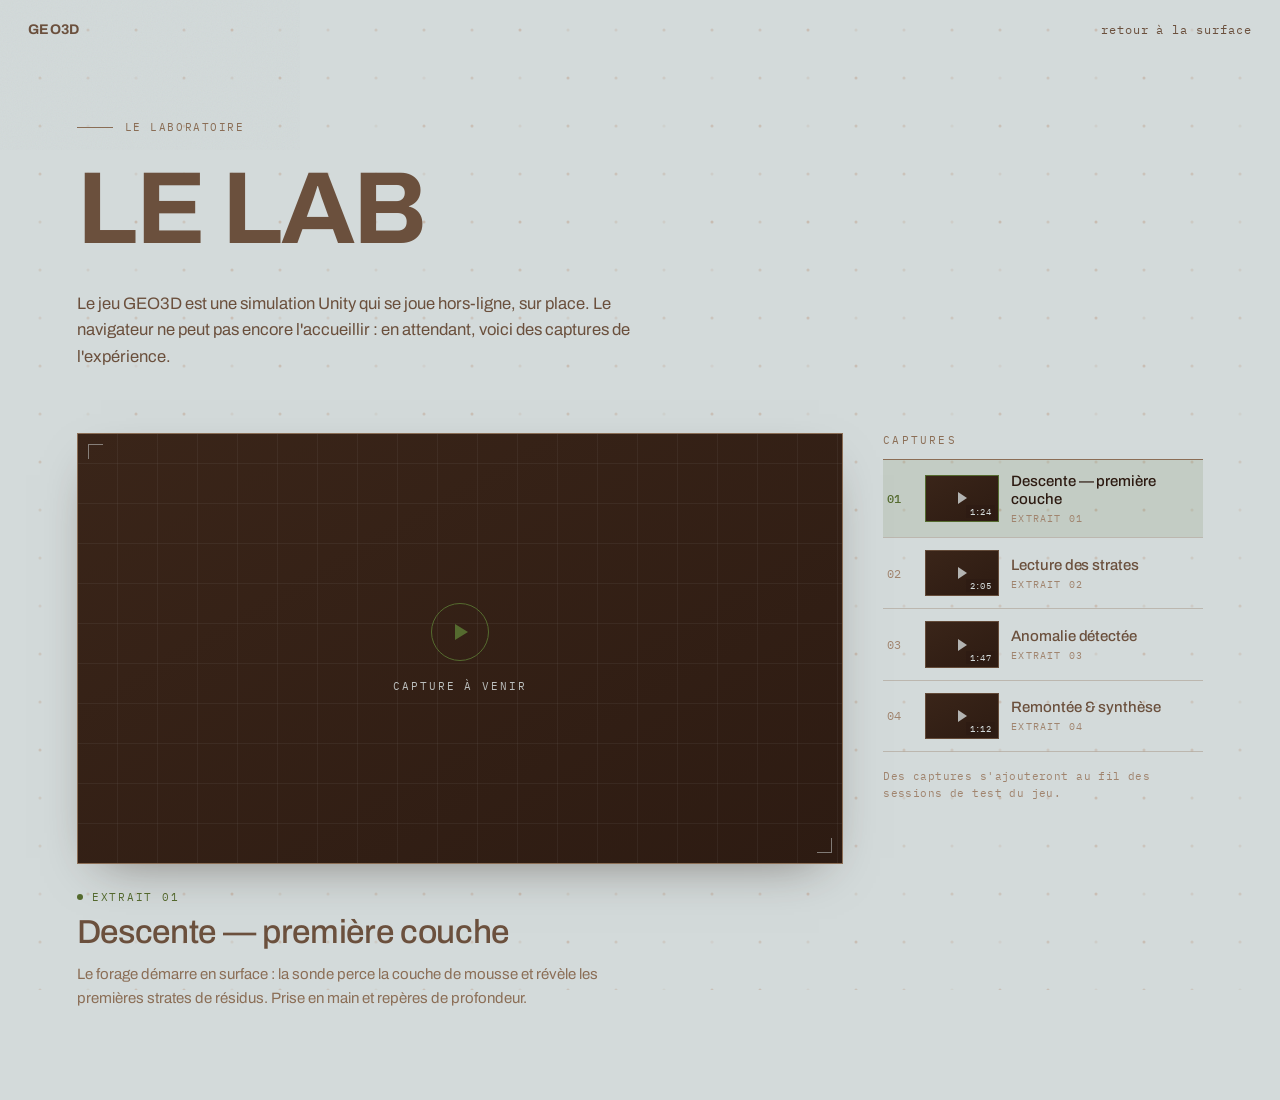
<file: jouer.html>
<!DOCTYPE html>
<html lang="fr">
<head>
<meta charset="UTF-8">
<meta name="viewport" content="width=device-width, initial-scale=1.0">
<title>GEO3D — Le lab</title>

<!-- ============================================================
     GEO3D — « Le lab ».
     Le jeu GEO3D (Unity) ne peut pas être hébergé sur le site : cette page le
     remplace par une galerie de captures vidéo de l'expérience. Même univers
     visuel que index.html / le-projet.html (papier, encre brune, accent mousse,
     Archivo + IBM Plex Mono, grille de points, grain).
     La liste des vidéos se configure dans assets/scripts/jouer-lab.js (CLIPS).
     ============================================================ -->

<link rel="preconnect" href="https://fonts.googleapis.com">
<link rel="preconnect" href="https://fonts.gstatic.com" crossorigin>
<link href="https://fonts.googleapis.com/css2?family=Archivo:wght@400;500;700&family=IBM+Plex+Mono:wght@400;500&display=swap" rel="stylesheet">

<!-- global.css (tokens partagés) -> jouer.css (propre à cette page) -->
<link rel="stylesheet" href="./assets/styles/global.css">
<link rel="stylesheet" href="./assets/styles/jouer.css">
</head>
<body>

<!-- Grain (repris de le-projet.html) -->
<svg class="grain" aria-hidden="true">
  <filter id="n"><feTurbulence type="fractalNoise" baseFrequency=".8" numOctaves="2"/></filter>
  <rect width="100%" height="100%" filter="url(#n)"/>
</svg>

<!-- HUD -->
<header class="hud">
  <a class="brand" href="./index.html">GEO3D</a>
  <div class="hud-right">
    <a href="./index.html" class="to-surface">retour à la surface</a>
  </div>
</header>

<main class="lab">

  <!-- ======== Intro ======== -->
  <section class="lab-hero">
    <p class="eyebrow">LE LABORATOIRE</p>
    <h1 class="display">Le lab</h1>
    <p class="lede">
      Le jeu GEO3D est une simulation Unity qui se joue hors-ligne, sur place.
      Le navigateur ne peut pas encore l'accueillir&nbsp;: en attendant, voici
      des captures de l'expérience.
    </p>
  </section>

  <!-- ======== Scène : lecteur + liste de captures ======== -->
  <section class="lab-stage">

    <!-- Lecteur principal (rempli par jouer-lab.js) -->
    <div class="player">
      <div class="player-frame" id="playerFrame">
        <!-- injecté : <video> | <iframe> | placeholder -->
      </div>
      <div class="player-meta">
        <p class="annot" id="playerEyebrow">EXTRAIT 01</p>
        <h2 class="player-title" id="playerTitle">—</h2>
        <p class="player-desc" id="playerDesc"></p>
      </div>
    </div>

    <!-- Liste des captures (playlist) -->
    <aside class="playlist" aria-label="Liste des captures">
      <p class="playlist-head">Captures</p>
      <ul class="clip-list" id="clipList"><!-- injecté par jouer-lab.js --></ul>
      <p class="playlist-foot">
        Des captures s'ajouteront au fil des sessions de test du jeu.
      </p>
    </aside>

  </section>
</main>

<!-- ================= SCRIPTS ================= -->
<script src="./assets/scripts/dom-utils.js"></script>
<script src="./assets/scripts/bg-dots.js"></script>
<script src="./assets/scripts/jouer-lab.js"></script>
</body>
</html>
</file>
<file: assets/styles/global.css>
:root {
    /* Solid Earth Tones */
    --cube-wire-color: #3d2b1f; 
    --cube-corner-color: #ffffff; 

    /* Remove the 'glow' effect by using a duller color */
    --cube-rim-color: #5c4033; 

    /* Geological Strata */
    --cube-band-0: #2d1b12; /* Deepest bedrock */
    --cube-band-1: #4a3728; 
    --cube-band-2: #6b503d; 
    --cube-band-3: #8b6e56; 
    --cube-band-4: #a0846e; 
    --cube-band-5: #bda28b; /* Topsoil */

    --cube-top-color: #556b2f; /* Moss/Surface */
    --cube-bottom-color: #2d1b12;

    /* Optional per-face rim glow override -- if left unset, top/bottom fall
       back to --cube-rim-color above. */
    --cube-top-rim-color: #556b2f;
    --cube-bottom-rim-color: #2d1b12;

    /* Interaction colors */
    --cube-hover-color: #8b5a2b;
    --cube-click-color: #5c4033;
    /* Ripple burst on hover -- the ring's color cycles between these two as
       it expands. Not the always-on flowing line pattern (not configurable
       via CSS var, see FACE_FRAGMENT_SHADER in cube-scene.js). */
    --cube-ripple-color-a: #2b6d8b;
    --cube-ripple-color-b: #a0846e;

    --nav-line-color: #3d2b1f;
    --nav-label-color: #3d2b1f;
    --nav-label-hover-color: #8b5a2b;

    /* Background dot grid -- one uniform grid (all dots same size/spacing),
       drawn as a small repeating tile with each dot's opacity randomized so
       some read as fainter than others. See buildDotGridTexture() in
       cube-scene.js for size/spacing/opacity-range/randomization -- this color
       var is the only part of the look that lives here. Plain hex, no alpha
       needed (opacity is randomized per-dot in JS instead). */
    --bg-dot-color: #bb957b;

    /* Tokens partagés par la barre de nav (.hud) et les pages de contenu, pour
       que le nav soit IDENTIQUE partout (index, jouer, donnees). */
    --paper: #d3dada;
    --ink: #6b503d;
    --line: #8b6e56;
    --moss: #556b2f;
    --font-display: 'Archivo', sans-serif;
    --font-mono: 'IBM Plex Mono', monospace;
    --ease: cubic-bezier(.19, 1, .22, 1);
}

html,
body {
    margin: 0;
    padding: 0;
    overflow: hidden;
    height: 100%;
    background-color: #d3dada;
    font-family: arial, sans-serif;
}

/* Parallax-shifted dot grid, positioned/animated from cube-scene.js (translated
   via JS on mousemove relative to the cube). background-image is a repeating
   canvas-generated tile set from JS (see buildDotGridTexture()) -- that's
   where each dot's randomized opacity comes from. */
.bg-dots {
    position: fixed;
    inset: -10%; /* overscan so the parallax shift never reveals a hard edge */
    pointer-events: none;
    background-repeat: repeat;
    /* No z-index here on purpose -- negative z-index has cross-browser quirks
       with sitting behind the page's own background in some engines. This
       div is created/inserted before the canvas in cube-scene.js, and plain
       DOM order alone is enough to keep it underneath it. */
}

canvas {
    display: block;
}

/* ==========================================================================
   BARRE DE NAV (.hud) -- UNE seule définition, partagée par toutes les pages
   (index.html, jouer.html, donnees.html). « GEO3D » (gauche) et « retour à la
   surface » (droite) sont des liens cliquables vers la surface (index.html) ;
   sur index, merge-scroll.js intercepte data-to-top pour remonter au cube.
   Markup attendu :
     <header class="hud">
       <a class="brand" href="./index.html">GEO3D</a>
       <div class="hud-right">
         <span class="section">…</span>            (optionnel, propre à la page)
         <a class="to-surface" href="./index.html">retour à la surface</a>
       </div>
     </header>
   Les polices Archivo + IBM Plex Mono doivent être chargées par la page.
   ========================================================================== */
.hud {
    position: fixed;
    top: 0;
    left: 0;
    right: 0;
    z-index: 10;
    display: flex;
    justify-content: space-between;
    align-items: center;
    padding: 22px 28px;
    font-family: var(--font-mono, monospace);
    font-size: 12px;
    letter-spacing: .08em;
}
.hud .brand {
    font-family: var(--font-display, sans-serif);
    font-weight: 700;
    font-size: 14px;
    letter-spacing: .02em;
    color: var(--ink, #6b503d);
    text-decoration: none;
}
.hud-right {
    display: flex;
    align-items: center;
    gap: 22px;
}
.hud .section {
    text-transform: uppercase;
    letter-spacing: .18em;
    color: var(--line, #8b6e56);
}
.hud a {
    color: inherit;
    text-decoration: none;
    position: relative;
}
/* Les DEUX liens (marque + retour) sont cliquables, avec soulignement animé. */
.hud a.brand,
.hud a.to-surface {
    cursor: pointer;
}
.hud a.brand::after,
.hud a.to-surface::after {
    content: '';
    position: absolute;
    left: 0;
    bottom: -3px;
    width: 100%;
    height: 1px;
    background: currentColor;
    transform: scaleX(0);
    transform-origin: right;
    transition: transform .5s var(--ease, ease);
}
.hud a.brand:hover::after,
.hud a.brand:focus-visible::after,
.hud a.to-surface:hover::after,
.hud a.to-surface:focus-visible::after {
    transform: scaleX(1);
    transform-origin: left;
}

/* Cube nav labels (the "le projet" / "jouer" / "données" links floating next
   to the cube). Position (top/left/right) is set per-item from CONFIG.nav in
   cube-scene.js -- everything else about their look/spacing goes here. */
.cube-nav-label {
    position: fixed;
    pointer-events: auto;
    font-family: sans-serif;
    font-weight: 600;
    font-size: 1.1rem;
    text-decoration: none;
    letter-spacing: 0.03em;
    text-transform: lowercase;
    padding: 0.4em 0.8em;
    transition: color 0.2s ease;
}

/* Wrapper + SVG overlay the cube nav labels/connector lines are drawn into
   (cube-scene.js) -- opacity is animated per-frame from JS during the intro
   fade, everything else here is static. */
.cube-nav-container {
    position: fixed;
    inset: 0;
    pointer-events: none;
    z-index: 2;
}
.cube-nav-svg {
    position: fixed;
    inset: 0;
    width: 100%;
    height: 100%;
    pointer-events: none;
    z-index: 1;
}

/* Cursor-follow ring shown while hovering the cube (cube-scene.js) -- position
   and hover scale/transform are set per-frame from JS. */
.cube-cursor-ring {
    position: fixed;
    width: 40px;
    height: 40px;
    left: -50px;
    top: -50px;
    border: 2px solid var(--nav-label-color, #999);
    border-radius: 50%;
    pointer-events: none;
    z-index: 9999;
    opacity: 0.6;
    transform: translate(-50%, -50%) scale(1);
    transition: transform 0.2s ease, opacity 0.2s ease;
}

/* Cosmetic loading bar shown over the cube during CONFIG.intro.delay
   (cube-scene.js) -- only the fill's width/transition-duration (tied to that
   config value) and the wrap's fade-out opacity are set from JS. */
.cube-intro-wrap {
    position: fixed;
    left: 50%;
    top: 50%;
    transform: translate(-50%, -50%);
    display: flex;
    flex-direction: column;
    align-items: center;
    gap: 14px;
    z-index: 9998;
    transition: opacity 0.5s ease;
}
.cube-intro-label {
    font-family: sans-serif;
    font-weight: 600;
    font-size: 0.85rem;
    letter-spacing: 0.15em;
    text-transform: uppercase;
    color: var(--cube-wire-color);
}
.cube-intro-bar-track {
    width: 320px;
    height: 4px;
    border-radius: 2px;
    background: rgba(128, 128, 128, 0.25);
    overflow: hidden;
}
.cube-intro-bar-fill {
    width: 0%;
    height: 100%;
    background: var(--cube-wire-color);
    box-shadow: 0 0 12px 1px var(--cube-wire-color);
}

.navbar {
    display: flex;
    justify-content: space-between;
    align-items: center;
    padding: 1rem 5rem;
    font-weight: bolder;
}

.nav-links {
    display: flex;
    align-items: center; /* This keeps icons and text aligned */
    gap: 20px;
}

/* Optional: ensure icons have a consistent look */
.nav-links a {
    display: flex;
    align-items: center;
    text-decoration: none;
    color: var(--nav-label-color);
}

/* Logo link text (jouer.html header) -- inherits the surrounding color
   instead of the browser's default link blue/underline. */
.logo-link {
    color: inherit;
    text-decoration: none;
}

/* ============== PAGE JOUER -- intégration du jeu Unity WebGL ============== */
.game-main {
    display: flex;
    align-items: center;
    justify-content: center;
    min-height: calc(100vh - 6rem);
    padding: 1rem;
    box-sizing: border-box;
}

.unity-desktop {
    position: relative;
    width: 960px;
    max-width: 100%;
    aspect-ratio: 960 / 600;
    background-color: var(--cube-band-0);
    border: 1px solid var(--cube-wire-color);
    border-radius: 8px;
    overflow: hidden;
    box-shadow: 0 8px 30px rgba(0, 0, 0, 0.25);
}

#unity-canvas {
    width: 100%;
    height: 100%;
    display: block;
    background-color: var(--cube-band-0);
}

#unity-loading-bar {
    position: absolute;
    inset: 0;
    display: flex;
    flex-direction: column;
    align-items: center;
    justify-content: center;
    gap: 1rem;
    background-color: var(--cube-band-0);
}

#unity-logo {
    width: 3rem;
    height: 3rem;
    border-radius: 50%;
    border: 3px solid var(--cube-band-3);
    border-top-color: var(--cube-hover-color);
    animation: unity-logo-spin 1s linear infinite;
}

@keyframes unity-logo-spin {
    to { transform: rotate(360deg); }
}

#unity-progress-bar-empty {
    width: 220px;
    height: 6px;
    border-radius: 3px;
    background-color: var(--cube-band-1);
    overflow: hidden;
}

#unity-progress-bar-full {
    width: 0%;
    height: 100%;
    background-color: var(--cube-hover-color);
    transition: width 0.2s ease;
}

#unity-warning {
    position: absolute;
    top: 0.75rem;
    left: 50%;
    transform: translateX(-50%);
    z-index: 2;
    display: flex;
    flex-direction: column;
    gap: 0.5rem;
    max-width: 90%;
}

.unity-warning-error,
.unity-warning-info {
    padding: 0.5rem 0.9rem;
    border-radius: 4px;
    font-size: 0.85rem;
    text-align: center;
}

.unity-warning-error {
    background-color: #7a2626;
    color: #ffffff;
}

.unity-warning-info {
    background-color: var(--cube-band-4);
    color: var(--cube-band-0);
}
</file>
<file: assets/styles/jouer.css>
/* ==========================================================================
   LE LAB (jouer.html) — galerie de captures vidéo du jeu GEO3D.
   Même univers que index.html / le-projet.html : papier, encre brune, accent
   mousse, Archivo + IBM Plex Mono, grille de points, grain.
   Tokens redéfinis localement pour ne dépendre que de global.css.
   ========================================================================== */

:root {
  --paper: #d3dada;
  --ink: #6b503d;
  --line: #8b6e56;
  --faint: #a0846e;
  --deep: #2d1b12;
  --moss: #556b2f; /* accent surface/terrain */

  --font-display: 'Archivo', sans-serif;
  --font-mono: 'IBM Plex Mono', monospace;
  --ease: cubic-bezier(.19, 1, .22, 1);
}

* { margin: 0; padding: 0; box-sizing: border-box; }

html, body {
  height: auto;
  /* global.css met overflow:hidden (pages à canvas fixe) ; ici la page défile. */
  overflow-x: hidden;
  overflow-y: auto;
}

body {
  background: var(--paper);
  color: var(--ink);
  font-family: var(--font-display);
  min-height: 100vh;
}

::selection { background: var(--faint); color: var(--deep); }

/* Grille de points (injectée par bg-dots.js) */
.bg-dots { position: fixed; inset: -10%; z-index: 0; pointer-events: none; }

/* Grain statique — feTurbulence SVG */
.grain {
  position: fixed; inset: 0; z-index: 3; pointer-events: none;
  opacity: .05; mix-blend-mode: multiply;
}

/* ================= HUD =================
   La barre de nav (.hud) est définie une seule fois dans global.css, identique
   sur toutes les pages. Rien à redéfinir ici. */

/* ================= STRUCTURE ================= */
.lab {
  position: relative; z-index: 2;
  max-width: 1320px; margin: 0 auto;
  padding: 120px 6vw 10vh;
}

/* ---------- Intro ---------- */
.lab-hero { max-width: 62ch; margin-bottom: 7vh; }
.eyebrow {
  font-family: var(--font-mono); font-size: 11px; letter-spacing: .14em;
  text-transform: uppercase; color: var(--line);
  display: flex; align-items: center; gap: 12px; margin-bottom: 3vh;
}
.eyebrow::before { content: ''; width: 36px; height: 1px; background: var(--line); }

.display {
  font-family: var(--font-display); font-weight: 700;
  text-transform: uppercase; letter-spacing: -.02em; line-height: .95;
  font-size: clamp(44px, 8vw, 116px);
}
.lede {
  margin-top: 3.5vh; max-width: 56ch;
  font-size: clamp(15px, 1.3vw, 19px); line-height: 1.6; font-weight: 400;
}

/* ---------- Scène : lecteur + playlist ---------- */
.lab-stage {
  display: grid;
  grid-template-columns: minmax(0, 1fr) 320px;
  gap: 40px;
  align-items: start;
}

/* ===== Lecteur principal ===== */
.player { min-width: 0; }
.player-frame {
  position: relative;
  aspect-ratio: 16 / 9;
  width: 100%;
  background: var(--deep);
  border: 1px solid var(--line);
  overflow: hidden;
  box-shadow: 0 18px 50px -24px rgba(45, 27, 18, .55);
}
.player-frame video,
.player-frame iframe {
  position: absolute; inset: 0;
  width: 100%; height: 100%;
  border: 0; display: block; background: var(--deep);
}
/* contain : ne recadre pas le HUD du jeu (letterbox sur fond profond). */
.player-frame video { object-fit: contain; }

/* Corner ticks — petit clin d'œil « instrument » */
.player-frame::before,
.player-frame::after {
  content: ''; position: absolute; width: 14px; height: 14px;
  border: 1px solid rgba(211, 218, 218, .5); z-index: 2; pointer-events: none;
}
.player-frame::before { top: 10px; left: 10px; border-right: 0; border-bottom: 0; }
.player-frame::after  { bottom: 10px; right: 10px; border-left: 0; border-top: 0; }

/* État « vide » : capture à venir, rendu façon poster mesuré */
.player-frame.is-empty {
  display: flex; flex-direction: column; align-items: center; justify-content: center;
  gap: 18px; color: rgba(211, 218, 218, .85);
  background:
    repeating-linear-gradient(90deg, transparent 0 39px, rgba(211,218,218,.06) 39px 40px),
    repeating-linear-gradient(0deg, transparent 0 39px, rgba(211,218,218,.06) 39px 40px),
    linear-gradient(150deg, #3a2519, var(--deep));
}
.player-frame.is-empty .glyph {
  width: 58px; height: 58px; border-radius: 50%;
  border: 1px solid var(--moss);
  display: grid; place-items: center;
}
.player-frame.is-empty .glyph::after {
  content: ''; width: 0; height: 0;
  border-left: 13px solid var(--moss);
  border-top: 8px solid transparent; border-bottom: 8px solid transparent;
  margin-left: 3px;
}
.player-frame.is-empty .empty-label {
  font-family: var(--font-mono); font-size: 11px; letter-spacing: .18em;
  text-transform: uppercase;
}

.player-meta { padding-top: 22px; }
.annot {
  font-family: var(--font-mono); font-size: 11px; letter-spacing: .16em;
  text-transform: uppercase; color: var(--moss);
  display: inline-flex; align-items: center; gap: 9px;
}
.annot::before {
  content: ''; width: 6px; height: 6px; border-radius: 50%;
  background: currentColor;
}
.player-title {
  font-family: var(--font-display); font-weight: 500;
  font-size: clamp(22px, 2.6vw, 34px); letter-spacing: -.01em;
  margin: 10px 0 0;
}
.player-desc {
  margin-top: 12px; max-width: 60ch;
  font-size: 15px; line-height: 1.6; color: var(--line);
}

/* ===== Playlist ===== */
.playlist { position: sticky; top: 108px; }
.playlist-head {
  font-family: var(--font-mono); font-size: 11px; letter-spacing: .2em;
  text-transform: uppercase; color: var(--line);
  padding-bottom: 12px; border-bottom: 1px solid var(--line);
}
.clip-list { list-style: none; }
.clip-list li { border-bottom: 1px solid color-mix(in srgb, var(--line) 32%, transparent); }

.clip {
  width: 100%; display: grid;
  grid-template-columns: 26px 74px 1fr; gap: 12px; align-items: center;
  background: none; border: 0; cursor: pointer; text-align: left;
  padding: 12px 4px; color: var(--ink);
  transition: background .25s var(--ease), padding-left .25s var(--ease);
}
.clip:hover { background: color-mix(in srgb, var(--line) 10%, transparent); padding-left: 10px; }
.clip:focus-visible { outline: 1px solid var(--moss); outline-offset: 2px; }

.clip-num {
  font-family: var(--font-mono); font-size: 12px; font-variant-numeric: tabular-nums;
  color: var(--faint);
}
.clip-thumb {
  position: relative;
  width: 74px; aspect-ratio: 16 / 10; overflow: hidden;
  background: linear-gradient(150deg, #3a2519, var(--deep));
  border: 1px solid color-mix(in srgb, var(--line) 55%, transparent);
}
.clip-thumb img { width: 100%; height: 100%; object-fit: cover; display: block; }
.clip-thumb .dur {
  position: absolute; right: 3px; bottom: 3px;
  font-family: var(--font-mono); font-size: 9px; letter-spacing: .04em;
  color: #d3dada; background: rgba(45, 27, 18, .72); padding: 1px 4px;
}
.clip-thumb .mini-play {
  position: absolute; inset: 0; margin: auto; width: 0; height: 0;
  border-left: 9px solid rgba(211, 218, 218, .8);
  border-top: 6px solid transparent; border-bottom: 6px solid transparent;
}
.clip-body { min-width: 0; }
.clip-title {
  font-family: var(--font-display); font-size: 15px; font-weight: 500;
  line-height: 1.25; letter-spacing: -.005em;
}
.clip-tag {
  display: block; margin-top: 3px;
  font-family: var(--font-mono); font-size: 10px; letter-spacing: .12em;
  text-transform: uppercase; color: var(--faint);
}

/* Capture active */
.clip.is-active { background: color-mix(in srgb, var(--moss) 12%, transparent); }
.clip.is-active .clip-num { color: var(--moss); font-weight: 500; }
.clip.is-active .clip-thumb { border-color: var(--moss); }
.clip.is-active .clip-title { color: var(--deep); }

.playlist-foot {
  margin-top: 16px; font-family: var(--font-mono); font-size: 10.5px;
  line-height: 1.6; letter-spacing: .04em; color: var(--faint);
}

/* ================= REVEAL (léger) ================= */
.reveal-up { opacity: 0; transform: translateY(24px); }
.reveal-up.is-in { opacity: 1; transform: none; transition: opacity .7s var(--ease), transform .7s var(--ease); }

/* ================= RESPONSIVE ================= */
@media (max-width: 900px) {
  .lab { padding: 104px 7vw 12vh; }
  .lab-stage { grid-template-columns: 1fr; gap: 28px; }
  .playlist { position: static; }
  .clip-list { display: grid; }
  .hud .section { display: none; }
}

@media (prefers-reduced-motion: reduce) {
  * { animation-duration: .01ms !important; transition-duration: .01ms !important; }
  .reveal-up { opacity: 1; transform: none; }
}
</file>
